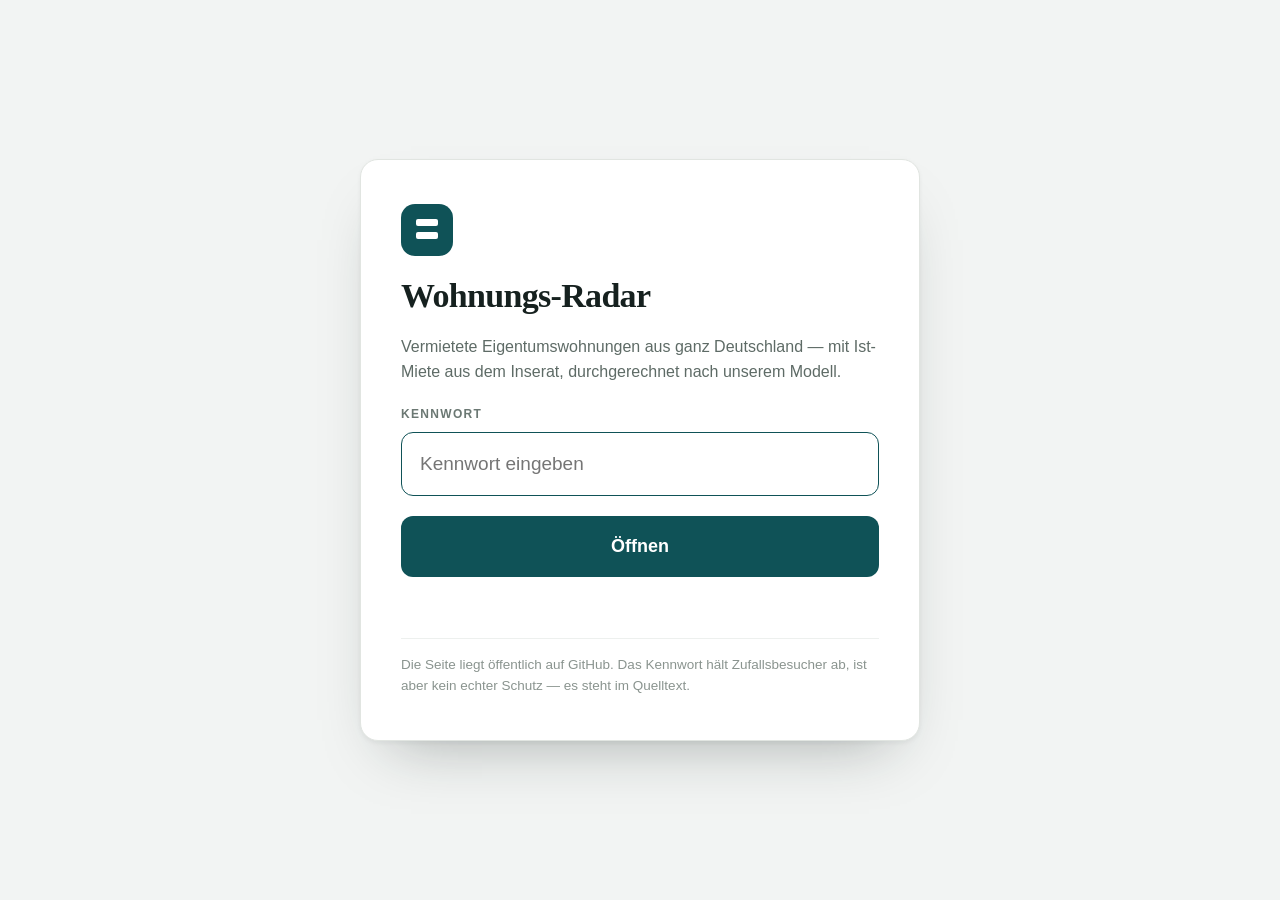
<file: docs/index.html>
<!doctype html>
<html lang="de">
<head>
<meta charset="utf-8">
<meta name="viewport" content="width=device-width, initial-scale=1">
<title>Wohnungs-Radar</title>
<link rel="stylesheet" href="style.css">
<link rel="icon" href="data:image/svg+xml,<svg xmlns='http://www.w3.org/2000/svg' viewBox='0 0 100 100'><text y='.9em' font-size='90'>🏠</text></svg>">
<style>
  /* Zugangsseite — bewusst ohne Abhängigkeit vom Stylesheet, damit sie auch
     dann richtig aussieht, wenn style.css noch nicht geladen ist. */
  .gate{position:fixed; inset:0; z-index:100; background:#F2F4F3; color:#16211F;
    display:flex; align-items:center; justify-content:center; padding:20px;
    font-family:-apple-system,BlinkMacSystemFont,"SF Pro Text","Segoe UI",Roboto,Helvetica,Arial,sans-serif;}
  .gate-box{background:#fff; border:1px solid #E1E5E1; border-radius:18px;
    padding:44px 40px; max-width:560px; width:100%;
    box-shadow:0 2px 4px rgba(22,33,31,.05), 0 30px 60px -30px rgba(22,33,31,.35);
    display:flex; flex-direction:column; gap:20px;}
  .gate-mark{width:52px; height:52px; border-radius:14px; background:#0F5257; position:relative;}
  .gate-mark::after{content:""; position:absolute; inset:15px 15px auto 15px; height:7px;
    background:#fff; border-radius:2px; box-shadow:0 13px 0 #fff;}
  .gate-box h1{font-size:clamp(26px,5vw,34px); margin:0; letter-spacing:-.02em; line-height:1.15;
    font-family:ui-serif,"Iowan Old Style","Palatino Linotype",Palatino,Georgia,serif;}
  .gate-box p{margin:0; font-size:16px; color:#5E6B66; line-height:1.55;}
  .gate-field{display:flex; flex-direction:column; gap:9px;}
  .gate-field label{font-size:12px; letter-spacing:.11em; text-transform:uppercase;
    color:#6B7873; font-weight:700;}
  .gate-box input{background:#F6F7F6; border:1.5px solid #DDE2DE; border-radius:12px;
    padding:17px 18px; font-size:19px; width:100%; box-sizing:border-box; color:#16211F;
    -webkit-appearance:none;}
  .gate-box input:focus{outline:none; border-color:#0F5257; background:#fff;}
  .gate-box button{background:#0F5257; border:none; color:#fff; border-radius:12px;
    padding:17px 18px; font-size:18px; font-weight:650; cursor:pointer; width:100%;}
  .gate-box button:hover{background:#0B3E42;}
  .gate-err{color:#9C3A2E; font-size:15px; min-height:21px; font-weight:600;}
  .gate-foot{font-size:13.5px; color:#8A948F; border-top:1px solid #EDF0EE; padding-top:16px;}
  @media (prefers-color-scheme:dark){
    .gate{background:#0F1513; color:#E7ECE8;}
    .gate-box{background:#171E1C; border-color:#28322F;
      box-shadow:0 2px 4px rgba(0,0,0,.5), 0 30px 60px -30px rgba(0,0,0,.9);}
    .gate-box p{color:#94A19B;}
    .gate-box input{background:#131A18; border-color:#2E3936; color:#E7ECE8;}
    .gate-box input:focus{border-color:#5FBCAD; background:#0F1513;}
    .gate-box button{background:#5FBCAD; color:#0c1412;}
    .gate-mark{background:#5FBCAD;}
    .gate-mark::after{background:#0F1513; box-shadow:0 13px 0 #0F1513;}
    .gate-foot{color:#7C8781; border-top-color:#222B28;}
  }
  @media (max-width:520px){ .gate-box{padding:30px 22px; border-radius:14px;} }
</style>
</head>
<body>

<div class="gate" id="gate">
  <form class="gate-box" id="gateForm">
    <div class="gate-mark" aria-hidden="true"></div>
    <h1>Wohnungs-Radar</h1>
    <p>Vermietete Eigentumswohnungen aus ganz Deutschland — mit Ist-Miete aus dem
       Inserat, durchgerechnet nach unserem Modell.</p>
    <div class="gate-field">
      <label for="gatePw">Kennwort</label>
      <input type="password" id="gatePw" autocomplete="current-password" autofocus
             placeholder="Kennwort eingeben">
    </div>
    <button type="submit">Öffnen</button>
    <div class="gate-err" id="gateErr"></div>
    <div class="gate-foot">Die Seite liegt öffentlich auf GitHub. Das Kennwort hält
      Zufallsbesucher ab, ist aber kein echter Schutz — es steht im Quelltext.</div>
  </form>
</div>

<div id="app" class="hide">
<header class="topbar">
  <div class="tb-inner">
    <div class="brand"><span class="mark" aria-hidden="true"></span><span class="bname">Wohnungs-Radar</span></div>
    <div class="tb-stats" id="tbStats"></div>
    <div class="tb-right">
      <button id="filterToggle" class="btn ghost mobile-only">Filter</button>
      <label class="sortwrap"><span>Sortieren</span>
        <select id="sort">
          <option value="brutto">Bruttorendite</option>
          <option value="cf">Cashflow pro Monat</option>
          <option value="ekr">Eigenkapitalrendite</option>
          <option value="ek">Eigenkapitalbedarf</option>
          <option value="faktor">Kaufpreisfaktor</option>
          <option value="pqm">Preis je m²</option>
          <option value="price_asc">Kaufpreis aufsteigend</option>
          <option value="price_desc">Kaufpreis absteigend</option>
          <option value="qm_desc">Wohnfläche</option>
        </select>
      </label>
    </div>
  </div>
</header>

<div class="layout">
  <aside class="rail" id="rail">
    <div class="rail-head mobile-only"><strong>Filter</strong><button id="filterClose" class="btn ghost">Fertig</button></div>
    <div class="quick">
      <button class="chip" data-preset="rendite">≥ 6 % Rendite</button>
      <button class="chip" data-preset="cashflow">Cashflow positiv</button>
      <button class="chip" data-preset="klein">EK unter 30.000</button>
      <button class="chip" data-preset="dad">Papas Liste</button>
      <button class="chip" data-preset="star">Merkliste</button>
    </div>

    <section class="fgroup">
      <h3>Rendite</h3>
      <div class="fld"><label for="rmin">Bruttorendite ab <b id="rminV">alle</b></label>
        <input id="rmin" type="range" min="0" max="10" step="0.25" value="0"></div>
      <div class="fld"><label for="cfmin">Cashflow ab <b id="cfminV">alle</b></label>
        <input id="cfmin" type="range" min="-500" max="800" step="25" value="-500"></div>
      <div class="fld"><label for="ekmax">Eigenkapital bis <b id="ekmaxV">alle</b></label>
        <input id="ekmax" type="range" min="10000" max="400000" step="5000" value="400000"></div>
    </section>

    <section class="fgroup">
      <h3>Lage &amp; Risiko</h3>
      <div class="fld"><label for="rkmax">Risiko höchstens <b id="rkmaxV">alle</b></label>
        <input id="rkmax" type="range" min="10" max="100" step="5" value="100"></div>
      <div class="fld"><label for="mnmin">Marktniveau ab <b id="mnminV">alle</b></label>
        <input id="mnmin" type="range" min="0" max="95" step="5" value="0"></div>
      <div class="checks" id="ogBox">
        <label><input type="checkbox" class="og" value="metropole"> Metropole</label>
        <label><input type="checkbox" class="og" value="grossstadt"> Großstadt</label>
        <label><input type="checkbox" class="og" value="mittelstadt"> Mittelstadt</label>
        <label><input type="checkbox" class="og" value="kleinstadt"> Kleinstadt</label>
        <label><input type="checkbox" class="og" value="land"> Landgemeinde</label>
      </div>
      <p class="note">Marktniveau = Median-Kaufpreis je m² im Ort im Vergleich zu allen
      Orten in Deutschland. Hoch heißt gefragter Markt, niedrig heißt struktureller Abschwung.</p>
    </section>

    <section class="fgroup">
      <h3>Objekt</h3>
      <div class="fld"><label>Kaufpreis €</label><div class="two">
        <input id="pmin" type="number" placeholder="von" inputmode="numeric"><input id="pmax" type="number" placeholder="bis" inputmode="numeric"></div></div>
      <div class="fld"><label>Wohnfläche m²</label><div class="two">
        <input id="qmin" type="number" placeholder="von" inputmode="numeric"><input id="qmax" type="number" placeholder="bis" inputmode="numeric"></div></div>
      <div class="fld"><label>Zimmer ab</label><input id="zmin" type="number" step="0.5" placeholder="egal" inputmode="decimal"></div>
      <div class="fld"><label>Baujahr ab</label><input id="bjmin" type="number" placeholder="egal" inputmode="numeric"></div>
      <div class="checks">
        <label><input type="checkbox" id="balcony"> Balkon</label>
        <label><input type="checkbox" id="lift"> Aufzug</label>
        <label><input type="checkbox" id="cellar"> Keller</label>
        <label><input type="checkbox" id="ebk"> Einbauküche</label>
        <label><input type="checkbox" id="nocourtage"> provisionsfrei</label>
        <label><input type="checkbox" id="nomulti"> keine Pakete</label>
        <label><input type="checkbox" id="onlyrent" checked> nur mit belegter Miete</label>
      </div>
    </section>

    <details class="fgroup"><summary><h3>Lage <span class="opt">optional</span></h3></summary>
      <div class="fld"><label>Ort, PLZ oder Stichwort</label><input id="q" type="search" placeholder="egal wo"></div>
      <div class="fld"><label>Bundesland</label><select id="land"><option value="">alle</option></select></div>
    </details>

    <details class="fgroup"><summary><h3>Annahmen <span class="opt">unser Modell</span></h3></summary>
      <div class="fld"><label>Eigenkapital <b id="ekqV"></b></label><input id="ekq" type="range" min="0.05" max="0.6" step="0.01" value="0.2"></div>
      <div class="fld"><label>Zinssatz <b id="zinsV"></b></label><input id="zins" type="range" min="0.01" max="0.09" step="0.001" value="0.04"></div>
      <div class="fld"><label>Tilgung <b id="tilgV"></b></label><input id="tilg" type="range" min="0" max="0.06" step="0.005" value="0.02"></div>
      <div class="fld"><label>Steuersatz <b id="taxV"></b></label><input id="tax" type="range" min="0" max="0.48" step="0.005" value="0.425"></div>
      <div class="fld"><label>Hausgeld, falls unbekannt <b id="hgfV"></b></label><input id="hgf" type="range" min="2" max="8" step="0.25" value="4"></div>
      <div class="fld"><label>davon nicht umlegbar <b id="hgnV"></b></label><input id="hgn" type="range" min="0.1" max="0.7" step="0.05" value="0.35"></div>
      <div class="fld"><label>Mietausfall &amp; Reparatur <b id="ausfV"></b></label><input id="ausf" type="range" min="0" max="150" step="5" value="30"></div>
      <div class="fld"><label>Gebäudeanteil für AfA <b id="gebV"></b></label><input id="geb" type="range" min="0.5" max="0.9" step="0.05" value="0.75"></div>
      <p class="note">Grunderwerbsteuer je Bundesland, Notar 1,5 %, Grundbuch 0,5 %,
      Courtage aus dem Inserat. AfA 2,5 % vor 1925, 3 % ab 2023, sonst 2 %.</p>
    </details>

    <button id="reset" class="btn wide">Alle Filter zurücksetzen</button>
  </aside>

  <main class="results">
    <div class="resbar"><div id="count" class="count">lädt …</div><div id="worker" class="worker"></div></div>
    <div id="list" class="list"></div>
    <div id="more" class="morewrap hide"><button class="btn wide" id="moreBtn">Weitere anzeigen</button></div>
    <div id="empty" class="empty hide">
      <strong>Keine Wohnung passt zu diesen Filtern.</strong>
      <span>Setz die Mindestrendite herunter oder den Eigenkapitalrahmen herauf.</span>
    </div>
  </main>
</div>

<div id="sheet" class="sheet hide" role="dialog" aria-modal="true">
  <div class="sheet-in"><button class="sheet-x" id="sheetX" aria-label="Schließen">×</button><div id="sheetBody"></div></div>
</div>
</div>

<script src="app.js"></script>
</body>
</html>
</file>
<file: docs/style.css>
:root{
  --paper:#F2F4F3; --surface:#FFFFFF; --sunk:#F6F7F6; --ink:#16211F; --muted:#6B7873;
  --rule:#E1E5E1; --rule-2:#EDF0EE; --accent:#0F5257; --accent-2:#0B3E42; --accent-soft:#E3EEEC;
  --good:#2C7A52; --good-bg:#E3F1E8; --warn:#96690F; --warn-bg:#F6EEDA;
  --bad:#9C3A2E; --bad-bg:#F7E6E2; --gold:#8A6A1F; --gold-bg:#F3EBD8;
  --sh-1:0 1px 2px rgba(22,33,31,.05);
  --sh-2:0 1px 3px rgba(22,33,31,.07), 0 8px 22px -14px rgba(22,33,31,.3);
  --rail:290px;
}
@media (prefers-color-scheme:dark){
  :root{
    --paper:#0F1513; --surface:#171E1C; --sunk:#131A18; --ink:#E7ECE8; --muted:#94A19B;
    --rule:#28322F; --rule-2:#1F2725; --accent:#5FBCAD; --accent-2:#7ACFC1; --accent-soft:#1A2927;
    --good:#77C193; --good-bg:#16251C; --warn:#D6A554; --warn-bg:#2A2214;
    --bad:#DF877A; --bad-bg:#2A1916; --gold:#D6BB79; --gold-bg:#251F0F;
    --sh-1:0 1px 2px rgba(0,0,0,.4); --sh-2:0 1px 3px rgba(0,0,0,.5), 0 8px 22px -14px rgba(0,0,0,.8);
  }
}
*{box-sizing:border-box;}
html,body{margin:0; padding:0;}
body{background:var(--paper); color:var(--ink); font-size:15px; line-height:1.5;
  font-family:-apple-system,BlinkMacSystemFont,"SF Pro Text","Segoe UI",Roboto,Helvetica,Arial,sans-serif;
  -webkit-text-size-adjust:100%;}
h1,h2,h3{margin:0;}
a{color:inherit; text-decoration:none;}
button,input,select{font:inherit; color:inherit;}
.num{font-variant-numeric:tabular-nums;}
.hide{display:none !important;}
.mobile-only{display:none;}

/* ---------------- top bar ---------------- */
.topbar{position:sticky; top:0; z-index:40; background:var(--surface);
  border-bottom:1px solid var(--rule); box-shadow:var(--sh-1);}
.tb-inner{max-width:1440px; margin:0 auto; padding:0 18px; height:58px;
  display:flex; align-items:center; gap:18px;}
.brand{display:flex; align-items:center; gap:9px; flex-shrink:0;}
.mark{width:22px; height:22px; border-radius:6px; background:var(--accent);
  position:relative; display:inline-block;}
.mark::after{content:""; position:absolute; inset:6px 6px auto 6px; height:4px;
  background:var(--surface); border-radius:1px;
  box-shadow:0 6px 0 var(--surface);}
.bname{font-weight:700; letter-spacing:-.01em; font-size:16.5px;}
.tb-stats{color:var(--muted); font-size:13px; flex:1; min-width:0;
  overflow:hidden; text-overflow:ellipsis; white-space:nowrap;}
.tb-stats b{color:var(--ink); font-weight:650;}
.tb-right{display:flex; align-items:center; gap:10px; flex-shrink:0;}
.sortwrap{display:flex; align-items:center; gap:7px; font-size:13px; color:var(--muted);}
.sortwrap select{background:var(--sunk); border:1px solid var(--rule); border-radius:8px;
  padding:6px 9px; font-size:13.5px; max-width:190px;}

/* ---------------- layout ---------------- */
.layout{max-width:1440px; margin:0 auto; padding:18px; display:grid;
  grid-template-columns:var(--rail) minmax(0,1fr); gap:18px; align-items:start;}
.rail{position:sticky; top:76px; max-height:calc(100vh - 94px); overflow-y:auto;
  background:var(--surface); border:1px solid var(--rule); border-radius:12px;
  padding:14px; box-shadow:var(--sh-1); display:flex; flex-direction:column; gap:14px;}
.rail::-webkit-scrollbar{width:9px;}
.rail::-webkit-scrollbar-thumb{background:var(--rule); border-radius:9px;}

.quick{display:flex; flex-wrap:wrap; gap:6px;}
.chip{background:var(--sunk); border:1px solid var(--rule); border-radius:999px;
  padding:5px 11px; font-size:12.5px; font-weight:600; cursor:pointer;}
.chip:hover{border-color:var(--accent); color:var(--accent);}
.chip.on{background:var(--accent); border-color:var(--accent); color:#fff;}
@media (prefers-color-scheme:dark){.chip.on{color:#0c1412;}}

.fgroup{border-top:1px solid var(--rule-2); padding-top:13px; display:flex;
  flex-direction:column; gap:11px;}
.fgroup:first-of-type{border-top:none; padding-top:0;}
.fgroup h3{font-size:11px; letter-spacing:.11em; text-transform:uppercase;
  color:var(--muted); font-weight:700; display:inline;}
.opt{font-weight:500; letter-spacing:0; text-transform:none; opacity:.75;}
details.fgroup > summary{cursor:pointer; list-style:none; padding:2px 0;}
details.fgroup > summary::-webkit-details-marker{display:none;}
details.fgroup > summary::after{content:"▸"; float:right; color:var(--muted); font-size:11px;}
details.fgroup[open] > summary::after{content:"▾";}
details.fgroup[open]{gap:11px;}
details.fgroup > *:not(summary){margin-top:11px;}

.fld{display:flex; flex-direction:column; gap:5px;}
.fld label{font-size:12.5px; color:var(--muted); display:flex; justify-content:space-between; gap:8px;}
.fld label b{color:var(--ink); font-weight:650; font-variant-numeric:tabular-nums;}
.fld input[type=number],.fld input[type=search],.fld select{
  background:var(--sunk); border:1px solid var(--rule); border-radius:8px;
  padding:8px 10px; font-size:14px; width:100%; min-width:0;}
.fld input[type=range]{width:100%; accent-color:var(--accent); margin:2px 0;}
.fld input:focus,.fld select:focus{outline:2px solid var(--accent); outline-offset:1px;}
.two{display:flex; gap:7px;}
.checks{display:flex; flex-wrap:wrap; gap:5px 12px;}
.checks label{display:flex; align-items:center; gap:6px; font-size:13px; cursor:pointer;}
.checks input{accent-color:var(--accent); width:15px; height:15px;}
.note{font-size:11.5px; color:var(--muted); line-height:1.45; margin:0;}

.btn{background:var(--surface); border:1px solid var(--rule); border-radius:9px;
  padding:8px 13px; font-size:13.5px; font-weight:650; cursor:pointer;}
.btn:hover{border-color:var(--accent); color:var(--accent);}
.btn.wide{width:100%; text-align:center;}
.btn.ghost{background:transparent;}

/* ---------------- results ---------------- */
.resbar{display:flex; align-items:baseline; justify-content:space-between; gap:14px;
  margin:0 2px 12px; flex-wrap:wrap;}
.count{font-size:15px;} .count b{font-size:21px; font-weight:700; font-variant-numeric:tabular-nums;}
.worker{font-size:12.5px; color:var(--muted);}
.list{display:flex; flex-direction:column; gap:12px;}

.item{background:var(--surface); border:1px solid var(--rule); border-radius:12px;
  overflow:hidden; display:grid; grid-template-columns:288px minmax(0,1fr);
  box-shadow:var(--sh-1); transition:box-shadow .14s, border-color .14s;}
.item:hover{box-shadow:var(--sh-2); border-color:#cfd6d2;}
@media (prefers-color-scheme:dark){.item:hover{border-color:#38443f;}}
.item.dad{border-color:var(--gold);}
.item.star{border-color:var(--accent);}

.ph{position:relative; background:var(--sunk); aspect-ratio:4/3; overflow:hidden;}
.ph img{width:100%; height:100%; object-fit:cover; display:block;}
.ph .noimg{position:absolute; inset:0; display:flex; align-items:center; justify-content:center;
  color:var(--muted); font-size:12.5px;}
.ph .badge{position:absolute; left:10px; top:10px; background:rgba(255,255,255,.94);
  color:var(--ink); border-radius:7px; padding:4px 9px; font-size:12px; font-weight:700;
  box-shadow:var(--sh-1);}
@media (prefers-color-scheme:dark){.ph .badge{background:rgba(20,27,25,.92);}}
.ph .fav{position:absolute; right:9px; top:9px; width:32px; height:32px; border-radius:50%;
  border:none; background:rgba(255,255,255,.94); cursor:pointer; font-size:16px; line-height:1;
  box-shadow:var(--sh-1); display:flex; align-items:center; justify-content:center;}
@media (prefers-color-scheme:dark){.ph .fav{background:rgba(20,27,25,.92);}}

.body{padding:14px 16px; display:flex; flex-direction:column; gap:9px; min-width:0;}
.b-top{display:flex; justify-content:space-between; align-items:flex-start; gap:14px;}
.ttl{font-size:16px; font-weight:660; line-height:1.3; letter-spacing:-.005em;
  display:-webkit-box; -webkit-line-clamp:2; -webkit-box-orient:vertical; overflow:hidden;}
.ttl:hover{color:var(--accent);}
.price{font-size:21px; font-weight:750; letter-spacing:-.02em; white-space:nowrap;
  font-variant-numeric:tabular-nums;}
.price small{display:block; font-size:11.5px; font-weight:500; color:var(--muted);
  text-align:right; letter-spacing:0;}
.addr{font-size:13.5px; color:var(--muted); overflow:hidden; text-overflow:ellipsis; white-space:nowrap;}
.facts{display:flex; flex-wrap:wrap; gap:6px 16px; font-size:13.5px;}
.facts span b{font-weight:650; font-variant-numeric:tabular-nums;}
.metrics{display:flex; flex-wrap:wrap; gap:7px; margin-top:1px;}
.m{border-radius:8px; padding:5px 10px; font-size:12.5px; font-weight:600;
  background:var(--sunk); border:1px solid var(--rule-2); white-space:nowrap;}
.m b{font-variant-numeric:tabular-nums; font-weight:750;}
.m.y-hi{background:var(--good-bg); border-color:transparent; color:var(--good);}
.m.y-mid{background:var(--warn-bg); border-color:transparent; color:var(--warn);}
.m.pos{color:var(--good);} .m.neg{color:var(--bad);}
.tags{display:flex; flex-wrap:wrap; gap:5px;}
.tag{font-size:10px; font-weight:700; letter-spacing:.04em; text-transform:uppercase;
  padding:2px 7px; border-radius:5px; background:var(--rule-2); color:var(--muted);}
.tag.d{background:var(--gold-bg); color:var(--gold);}
.tag.g{background:var(--good-bg); color:var(--good);}
.tag.w{background:var(--warn-bg); color:var(--warn);}
.b-foot{display:flex; gap:9px; margin-top:auto; padding-top:3px;}
.b-foot .btn{padding:6px 12px; font-size:13px;}

.morewrap{margin-top:16px;}
.empty{text-align:center; color:var(--muted); padding:60px 20px; display:flex;
  flex-direction:column; gap:7px;}
.empty strong{color:var(--ink); font-size:16px;}

/* ---------------- detail sheet ---------------- */
.sheet{position:fixed; inset:0; z-index:60; background:rgba(12,18,17,.55);
  display:flex; align-items:flex-start; justify-content:center; padding:34px 16px; overflow-y:auto;}
.sheet-in{background:var(--surface); border-radius:14px; max-width:760px; width:100%;
  padding:24px; position:relative; box-shadow:0 24px 60px -20px rgba(0,0,0,.5);}
.sheet-x{position:absolute; right:14px; top:12px; border:none; background:none;
  font-size:26px; line-height:1; cursor:pointer; color:var(--muted);}
.sheet h2{font-size:19px; margin-bottom:4px; line-height:1.3;}
.gallery{display:grid; grid-template-columns:repeat(auto-fill,minmax(120px,1fr)); gap:7px; margin:14px 0;}
.gallery img{width:100%; aspect-ratio:4/3; object-fit:cover; border-radius:8px;}
.calc{width:100%; border-collapse:collapse; font-size:14px; margin-top:12px;}
.calc td{padding:6px 0; border-bottom:1px solid var(--rule-2);}
.calc td:last-child{text-align:right; font-variant-numeric:tabular-nums; font-weight:650;}
.calc tr.sum td{border-top:2px solid var(--rule); border-bottom:none; padding-top:9px; font-size:15px;}
.beleg{background:var(--accent-soft); border-radius:9px; padding:11px 13px; font-size:13px;
  color:var(--ink); margin-top:14px; line-height:1.5;}
.beleg em{color:var(--muted); display:block; font-size:11px; letter-spacing:.06em;
  text-transform:uppercase; font-style:normal; font-weight:700; margin-bottom:4px;}

/* ---------------- responsive ---------------- */
@media (max-width:1080px){ :root{--rail:250px;} .item{grid-template-columns:230px minmax(0,1fr);} }
@media (max-width:860px){
  .mobile-only{display:inline-flex;}
  .layout{grid-template-columns:1fr; padding:12px;}
  .rail{position:fixed; inset:0; z-index:70; max-height:none; border-radius:0;
    border:none; overflow-y:auto; padding:16px;}
  .rail.hide{display:none;}
  .rail-head{display:flex; justify-content:space-between; align-items:center;
    position:sticky; top:-16px; background:var(--surface); padding:6px 0 12px; z-index:2;}
  .item{grid-template-columns:1fr;}
  .ph{aspect-ratio:16/9;}
  .tb-stats{display:none;}
  .sortwrap span{display:none;}
}
</file>
